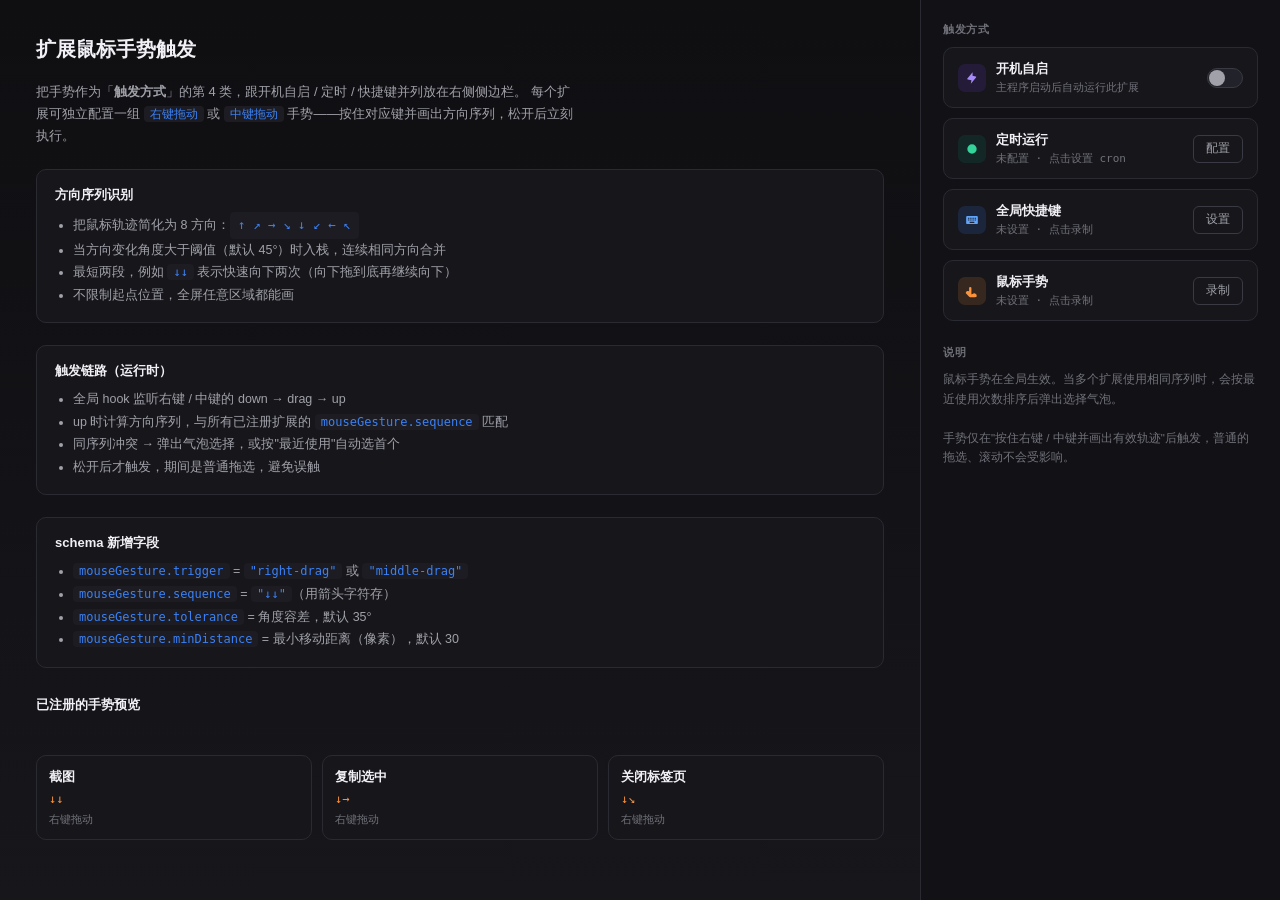
<file: 扩展鼠标手势触发设计.html>
<!DOCTYPE html>
<html lang="zh-CN">
<head>
<meta charset="UTF-8" />
<meta name="viewport" content="width=device-width, initial-scale=1.0" />
<title>扩展鼠标手势触发 · 燕子</title>
<style>
  :root {
    --bg: #0f0f12;
    --panel: #16161b;
    --surface: #1c1c22;
    --surface-2: #22222a;
    --border: #2a2a32;
    --border-strong: #3a3a45;
    --text: #f0f0f5;
    --text-2: #a1a1aa;
    --text-3: #71717a;
    --accent: #3b82f6;
    --accent-soft: rgba(59, 130, 246, 0.12);
    --accent-glow: rgba(59, 130, 246, 0.4);
    --green: #34d399;
    --purple: #a78bfa;
    --pink: #ec4899;
    --orange: #fb923c;
  }

  * { box-sizing: border-box; }
  html, body {
    margin: 0; padding: 0;
    height: 100vh;
    background: var(--bg);
    color: var(--text);
    font-family: 'Inter', 'PingFang SC', 'Microsoft YaHei', sans-serif;
    font-size: 13px;
    overflow: hidden;
  }

  /* ============ 主容器：右侧栏的局部演示 ============ */
  .scene {
    display: grid;
    grid-template-columns: 1fr 360px;
    height: 100vh;
  }
  .scene-left {
    background: linear-gradient(180deg, #0f0f12 0%, #16161b 100%);
    padding: 36px;
    display: flex; flex-direction: column; gap: 14px;
  }
  .scene-left h1 {
    font-size: 20px; font-weight: 700; margin: 0 0 4px 0;
  }
  .scene-left p {
    color: var(--text-2);
    font-size: 13px; line-height: 1.7;
    max-width: 540px;
    margin: 0;
  }
  .scene-left .doc-block {
    background: var(--panel);
    border: 1px solid var(--border);
    border-radius: 10px;
    padding: 16px 18px;
    margin-top: 8px;
  }
  .scene-left .doc-block h3 {
    margin: 0 0 8px 0;
    font-size: 13px;
    font-weight: 600;
    color: var(--text);
  }
  .scene-left .doc-block ul {
    margin: 0; padding: 0 0 0 18px;
    color: var(--text-2); font-size: 12.5px; line-height: 1.8;
  }
  .scene-left code {
    font-family: 'JetBrains Mono', Consolas, monospace;
    background: var(--surface);
    padding: 1px 6px;
    border-radius: 4px;
    color: var(--accent);
    font-size: 12px;
  }
  .scene-left .arrow-list {
    display: inline-flex; gap: 4px;
    background: var(--surface);
    padding: 2px 8px; border-radius: 4px;
    color: var(--accent);
    font-family: 'JetBrains Mono', monospace;
  }

  /* ============ 右侧栏 ============ */
  .scene-right {
    background: #111116;
    border-left: 1px solid var(--border);
    overflow-y: auto;
    padding: 22px;
  }
  .section-title {
    color: var(--text-3);
    font-size: 11px;
    font-weight: 600;
    text-transform: uppercase;
    letter-spacing: 0.05em;
    margin: 0 0 10px 0;
  }

  /* 参考已有的 触发方式 段卡 */
  .trigger-card {
    background: var(--panel);
    border: 1px solid var(--border);
    border-radius: 10px;
    padding: 12px 14px;
    margin-bottom: 10px;
    display: grid;
    grid-template-columns: auto 1fr auto;
    gap: 10px;
    align-items: center;
    transition: border-color .15s, background .15s;
  }
  .trigger-card .icon {
    width: 28px; height: 28px;
    border-radius: 7px;
    display: grid; place-items: center;
    flex-shrink: 0;
  }
  .trigger-card .info {
    min-width: 0;
  }
  .trigger-card .info .title {
    color: var(--text);
    font-size: 13px;
    font-weight: 600;
  }
  .trigger-card .info .sub {
    color: var(--text-3);
    font-size: 11px;
    margin-top: 2px;
    font-family: 'JetBrains Mono', monospace;
  }

  /* 4 个段卡颜色 */
  .icon.startup { background: rgba(124, 58, 237, .15); color: #a78bfa; }
  .icon.schedule { background: rgba(5, 150, 105, .15); color: #34d399; }
  .icon.shortcut { background: rgba(59, 130, 246, .15); color: #60a5fa; }
  .icon.gesture { background: rgba(251, 146, 60, .15); color: #fb923c; }

  /* 段卡里的 mini gesture preview */
  .gesture-preview {
    display: inline-flex;
    align-items: center;
    gap: 2px;
    background: var(--surface);
    border: 1px solid var(--border);
    padding: 3px 8px;
    border-radius: 5px;
    font-size: 11px;
    font-family: 'JetBrains Mono', monospace;
    color: var(--text);
  }
  .gesture-preview .arrow {
    color: var(--orange);
    font-size: 13px;
  }

  /* 通用按钮 */
  .btn {
    height: 28px;
    padding: 0 12px;
    background: transparent;
    border: 1px solid var(--border-strong);
    color: var(--text-2);
    border-radius: 6px;
    font-size: 12px;
    cursor: pointer;
    transition: all .12s;
    font-family: inherit;
  }
  .btn:hover { color: var(--text); background: var(--surface); }
  .btn.primary {
    background: var(--accent); color: #fff;
    border-color: var(--accent);
    font-weight: 600;
  }
  .btn.primary:hover { background: #2563eb; }
  .btn.danger {
    color: #f87171;
    border-color: rgba(248, 113, 113, 0.35);
  }
  .btn.danger:hover { background: rgba(248, 113, 113, 0.1); }

  /* 开关 */
  .switch {
    width: 36px; height: 20px;
    background: var(--surface-2);
    border: 1px solid var(--border-strong);
    border-radius: 999px;
    position: relative;
    cursor: pointer;
    transition: background .15s, border-color .15s;
  }
  .switch::after {
    content: "";
    position: absolute;
    top: 1px; left: 1px;
    width: 16px; height: 16px;
    background: var(--text-2);
    border-radius: 50%;
    transition: transform .15s, background .15s;
  }
  .switch.on {
    background: var(--accent);
    border-color: var(--accent);
  }
  .switch.on::after {
    transform: translateX(16px);
    background: #fff;
  }

  /* ============ 录制蒙版 ============ */
  .recorder-mask {
    position: fixed;
    inset: 0;
    background: rgba(9, 9, 11, 0.85);
    backdrop-filter: blur(8px);
    z-index: 100;
    display: none;
    align-items: stretch;
    cursor: crosshair;
  }
  .recorder-mask.show { display: flex; }

  /* 录制画布占满 */
  .recorder-canvas {
    position: absolute;
    inset: 0;
    width: 100%; height: 100%;
    cursor: crosshair;
  }

  /* 顶部提示 */
  .recorder-top {
    position: relative;
    width: 100%;
    z-index: 2;
    padding: 32px 40px 0;
    pointer-events: none;
  }
  .recorder-top h2 {
    margin: 0 0 6px 0;
    font-size: 22px;
    font-weight: 700;
    background: linear-gradient(135deg, #fff 0%, var(--accent) 100%);
    -webkit-background-clip: text;
    background-clip: text;
    color: transparent;
  }
  .recorder-top p {
    margin: 0;
    color: var(--text-2);
    font-size: 14px;
    line-height: 1.6;
  }
  .recorder-top kbd {
    display: inline-block;
    background: var(--surface);
    border: 1px solid var(--border-strong);
    border-bottom-width: 2px;
    border-radius: 4px;
    padding: 1px 7px;
    font-family: 'JetBrains Mono', monospace;
    font-size: 11px;
    color: var(--text);
    margin: 0 2px;
  }

  /* 中央录制状态指示 */
  .recorder-center {
    position: absolute;
    top: 50%; left: 50%;
    transform: translate(-50%, -50%);
    text-align: center;
    pointer-events: none;
    z-index: 2;
  }
  .recorder-center .ring {
    width: 100px; height: 100px;
    border: 2px dashed var(--accent);
    border-radius: 50%;
    margin: 0 auto 16px;
    display: grid; place-items: center;
    color: var(--accent);
    font-size: 30px;
    animation: spin 8s linear infinite;
  }
  @keyframes spin { to { transform: rotate(360deg); } }
  .recorder-center .hint {
    color: var(--text-2);
    font-size: 13px;
    line-height: 1.6;
  }
  .recorder-center.recording .ring {
    border-style: solid;
    border-color: var(--orange);
    background: rgba(251, 146, 60, 0.1);
    color: var(--orange);
    animation: pulse 1s ease-in-out infinite;
  }
  @keyframes pulse {
    0%, 100% { box-shadow: 0 0 0 0 rgba(251, 146, 60, 0.5); }
    50% { box-shadow: 0 0 0 16px rgba(251, 146, 60, 0); }
  }

  /* 底部结果面板 */
  .recorder-bottom {
    position: absolute;
    left: 50%; bottom: 32px;
    transform: translateX(-50%);
    z-index: 2;
    display: flex;
    flex-direction: column;
    align-items: center;
    gap: 14px;
    padding: 0 32px;
    width: min(640px, 90%);
    pointer-events: auto;
  }
  .result-card {
    background: var(--panel);
    border: 1px solid var(--border);
    border-radius: 14px;
    padding: 16px 20px;
    width: 100%;
    box-shadow: 0 8px 32px rgba(0,0,0,0.4);
    display: none;
  }
  .result-card.show { display: block; }
  .result-card .row {
    display: flex; align-items: center; justify-content: space-between;
    gap: 12px;
  }
  .result-card .row + .row { margin-top: 12px; }
  .result-card .row .label {
    color: var(--text-3); font-size: 11px;
    text-transform: uppercase;
    letter-spacing: 0.06em;
  }
  .result-card .arrows {
    display: flex; gap: 6px;
    align-items: center;
  }
  .result-card .arrow-chip {
    width: 36px; height: 36px;
    background: var(--surface);
    border: 1px solid var(--border-strong);
    border-radius: 8px;
    display: grid; place-items: center;
    color: var(--orange);
    font-size: 22px;
    font-weight: 700;
  }
  .result-card .arrow-chip.ghost {
    color: var(--text-3);
    border-style: dashed;
  }
  .result-card .matches {
    margin-top: 4px;
    color: var(--text-2);
    font-size: 12px;
  }
  .result-card .actions {
    display: flex; gap: 8px;
    justify-content: flex-end;
  }

  /* 选项行 */
  .opt-row {
    display: flex; align-items: center; gap: 14px;
    margin-top: 14px;
    color: var(--text-2);
    font-size: 12.5px;
  }
  .opt-row label {
    display: inline-flex; align-items: center;
    gap: 6px;
    cursor: pointer;
  }
  .opt-row input[type=radio] { accent-color: var(--accent); }

  /* ============ 演示用的扩展卡片样例 ============ */
  .demo-cards {
    display: grid; grid-template-columns: repeat(3, 1fr);
    gap: 10px; margin-top: 14px;
  }
  .demo-cards .ext {
    background: var(--panel);
    border: 1px solid var(--border);
    border-radius: 10px;
    padding: 12px;
    display: flex; flex-direction: column; gap: 6px;
  }
  .demo-cards .ext-title {
    font-size: 13px; font-weight: 600; color: var(--text);
  }
  .demo-cards .ext-gesture {
    font-family: 'JetBrains Mono', monospace;
    font-size: 12px;
    color: var(--orange);
  }
  .demo-cards .ext-sub {
    color: var(--text-3); font-size: 11px;
  }
</style>
</head>
<body>
  <div class="scene">
    <!-- ========== 左侧：设计说明 ========== -->
    <main class="scene-left">
      <h1>扩展鼠标手势触发</h1>
      <p>
        把手势作为「<b>触发方式</b>」的第 4 类，跟开机自启 / 定时 / 快捷键并列放在右侧侧边栏。
        每个扩展可独立配置一组 <code>右键拖动</code> 或 <code>中键拖动</code> 手势——按住对应键并画出方向序列，松开后立刻执行。
      </p>

      <div class="doc-block">
        <h3>方向序列识别</h3>
        <ul>
          <li>把鼠标轨迹简化为 8 方向：<span class="arrow-list">↑ ↗ → ↘ ↓ ↙ ← ↖</span></li>
          <li>当方向变化角度大于阈值（默认 45°）时入栈，连续相同方向合并</li>
          <li>最短两段，例如 <code>↓↓</code> 表示快速向下两次（向下拖到底再继续向下）</li>
          <li>不限制起点位置，全屏任意区域都能画</li>
        </ul>
      </div>

      <div class="doc-block">
        <h3>触发链路（运行时）</h3>
        <ul>
          <li>全局 hook 监听右键 / 中键的 down → drag → up</li>
          <li>up 时计算方向序列，与所有已注册扩展的 <code>mouseGesture.sequence</code> 匹配</li>
          <li>同序列冲突 → 弹出气泡选择，或按"最近使用"自动选首个</li>
          <li>松开后才触发，期间是普通拖选，避免误触</li>
        </ul>
      </div>

      <div class="doc-block">
        <h3>schema 新增字段</h3>
        <ul>
          <li><code>mouseGesture.trigger</code> = <code>"right-drag"</code> 或 <code>"middle-drag"</code></li>
          <li><code>mouseGesture.sequence</code> = <code>"↓↓"</code>（用箭头字符存）</li>
          <li><code>mouseGesture.tolerance</code> = 角度容差，默认 35°</li>
          <li><code>mouseGesture.minDistance</code> = 最小移动距离（像素），默认 30</li>
        </ul>
      </div>

      <h3 style="margin-top:14px;font-size:13px;color:var(--text);">已注册的手势预览</h3>
      <div class="demo-cards">
        <div class="ext">
          <div class="ext-title">截图</div>
          <div class="ext-gesture">↓↓</div>
          <div class="ext-sub">右键拖动</div>
        </div>
        <div class="ext">
          <div class="ext-title">复制选中</div>
          <div class="ext-gesture">↓→</div>
          <div class="ext-sub">右键拖动</div>
        </div>
        <div class="ext">
          <div class="ext-title">关闭标签页</div>
          <div class="ext-gesture">↓↘</div>
          <div class="ext-sub">右键拖动</div>
        </div>
      </div>
    </main>

    <!-- ========== 右侧：扩展编辑器侧边栏（局部） ========== -->
    <aside class="scene-right">
      <p class="section-title">触发方式</p>

      <!-- 开机自启 -->
      <div class="trigger-card">
        <div class="icon startup">
          <svg width="14" height="14" viewBox="0 0 24 24" fill="currentColor"><path d="M13,2 L4.09,12.97 A1,1 0 0 0 4.67,14.58 L11,16 L10,22 L18.91,11.03 A1,1 0 0 0 18.33,9.42 L13,8 Z" /></svg>
        </div>
        <div class="info">
          <div class="title">开机自启</div>
          <div class="sub">主程序启动后自动运行此扩展</div>
        </div>
        <div class="switch"></div>
      </div>

      <!-- 定时运行 -->
      <div class="trigger-card">
        <div class="icon schedule">
          <svg width="14" height="14" viewBox="0 0 24 24" fill="currentColor"><path d="M12,20A8,8 0 1,1 20,12A8,8 0 0,1 12,20M12,7V12.25L15.5,14.33L14.78,15.55L10.5,13V7H12Z" /></svg>
        </div>
        <div class="info">
          <div class="title">定时运行</div>
          <div class="sub">未配置 · 点击设置 cron</div>
        </div>
        <button class="btn">配置</button>
      </div>

      <!-- 全局快捷键 -->
      <div class="trigger-card">
        <div class="icon shortcut">
          <svg width="14" height="14" viewBox="0 0 24 24" fill="currentColor"><path d="M19,10H17V8H19M19,13H17V11H19M16,10H14V8H16M16,13H14V11H16M16,17H8V15H16M7,10H5V8H7M7,13H5V11H7M8,11H10V13H8M8,8H10V10H8M11,11H13V13H11M11,8H13V10H11M20,5H4C2.89,5 2,5.89 2,7V17A2,2 0 0,0 4,19H20A2,2 0 0,0 22,17V7C22,5.89 21.1,5 20,5Z" /></svg>
        </div>
        <div class="info">
          <div class="title">全局快捷键</div>
          <div class="sub">未设置 · 点击录制</div>
        </div>
        <button class="btn">设置</button>
      </div>

      <!-- ★ 鼠标手势（新增） -->
      <div class="trigger-card" id="gestureCard">
        <div class="icon gesture">
          <svg width="14" height="14" viewBox="0 0 24 24" fill="currentColor"><path d="M9,5A2,2 0 0,1 11,7V18.18C11,18.18 14,16 16,16C17.5,16 20,17.69 20,19.69V20.69C20,22.31 18.97,22.69 17.31,22.69H10.31C9.31,22.69 7.95,22.5 7.18,21.74L1.41,16C1.41,16 0.91,14.5 2.41,13C3.91,11.5 5.41,12 5.41,12L7,12.45V7A2,2 0 0,1 9,5Z" /></svg>
        </div>
        <div class="info">
          <div class="title">鼠标手势</div>
          <div class="sub" id="gestureSub">未设置 · 点击录制</div>
        </div>
        <button class="btn" id="recordBtn">录制</button>
      </div>

      <p class="section-title" style="margin-top:24px;">说明</p>
      <p style="color:var(--text-3); font-size:11.5px; line-height:1.7; margin:0;">
        鼠标手势在全局生效。当多个扩展使用相同序列时，会按最近使用次数排序后弹出选择气泡。
        <br><br>
        手势仅在"按住右键 / 中键并画出有效轨迹"后触发，普通的拖选、滚动不会受影响。
      </p>
    </aside>
  </div>

  <!-- ========== 录制蒙版（点击上方"录制"按钮触发） ========== -->
  <div class="recorder-mask" id="recorderMask">
    <canvas class="recorder-canvas" id="recorderCanvas"></canvas>

    <div class="recorder-top">
      <h2>录制鼠标手势</h2>
      <p>
        按住 <kbd>鼠标右键</kbd> 在屏幕任意位置拖动，画出你想要的方向序列。松开后会自动识别。
        按 <kbd>Esc</kbd> 取消。
      </p>
      <div class="opt-row">
        <span style="color:var(--text-3);">触发键：</span>
        <label><input type="radio" name="trigger" value="right-drag" checked /> 右键拖动</label>
        <label><input type="radio" name="trigger" value="middle-drag" /> 中键拖动</label>
      </div>
    </div>

    <div class="recorder-center" id="recorderCenter">
      <div class="ring">✦</div>
      <div class="hint">
        准备就绪 · 按住右键开始
      </div>
    </div>

    <div class="recorder-bottom">
      <div class="result-card" id="resultCard">
        <div class="row">
          <span class="label">识别结果</span>
          <div class="arrows" id="arrowList"></div>
        </div>
        <div class="row">
          <span class="label">原始轨迹</span>
          <span style="color:var(--text-2);font-size:12px;font-family:'JetBrains Mono',monospace;" id="rawSeq">—</span>
        </div>
        <div class="matches" id="matches"></div>
        <div class="actions" style="margin-top:14px;">
          <button class="btn" id="redoBtn">重录</button>
          <button class="btn danger" id="cancelBtn">取消</button>
          <button class="btn primary" id="saveBtn">保存手势</button>
        </div>
      </div>
    </div>
  </div>

<script>
  /* ============ 录制蒙版核心交互 ============ */
  const mask = document.getElementById('recorderMask');
  const center = document.getElementById('recorderCenter');
  const resultCard = document.getElementById('resultCard');
  const arrowList = document.getElementById('arrowList');
  const rawSeq = document.getElementById('rawSeq');
  const matches = document.getElementById('matches');
  const canvas = document.getElementById('recorderCanvas');
  const ctx = canvas.getContext('2d');
  let path = [];
  let drawing = false;
  let lastSequence = '';

  function showRecorder() {
    mask.classList.add('show');
    fitCanvas();
    resetState();
  }
  function hideRecorder() {
    mask.classList.remove('show');
  }
  function fitCanvas() {
    canvas.width = window.innerWidth;
    canvas.height = window.innerHeight;
  }
  window.addEventListener('resize', fitCanvas);

  function resetState() {
    path = [];
    drawing = false;
    ctx.clearRect(0,0,canvas.width,canvas.height);
    center.classList.remove('recording');
    center.querySelector('.hint').textContent = '准备就绪 · 按住右键开始';
    resultCard.classList.remove('show');
  }

  /* 模拟：用户在 mask 上按住任意键拖动（演示用，实际是右键） */
  mask.addEventListener('contextmenu', e => e.preventDefault());
  mask.addEventListener('mousedown', e => {
    if (e.button !== 2 && e.button !== 0) return; // 演示既支持右键也支持左键拖
    drawing = true;
    path = [{ x: e.clientX, y: e.clientY }];
    ctx.clearRect(0,0,canvas.width,canvas.height);
    center.classList.add('recording');
    center.querySelector('.hint').textContent = '正在录制… 松开右键完成';
    resultCard.classList.remove('show');
  });
  mask.addEventListener('mousemove', e => {
    if (!drawing) return;
    path.push({ x: e.clientX, y: e.clientY });
    redraw();
  });
  mask.addEventListener('mouseup', e => {
    if (!drawing) return;
    drawing = false;
    center.classList.remove('recording');
    finalize();
  });
  document.addEventListener('keydown', e => {
    if (e.key === 'Escape' && mask.classList.contains('show')) hideRecorder();
  });

  function redraw() {
    ctx.clearRect(0,0,canvas.width,canvas.height);
    if (path.length < 2) return;
    // 渐变笔触
    for (let i = 1; i < path.length; i++) {
      const t = i / path.length;
      ctx.strokeStyle = `rgba(251, 146, 60, ${0.25 + 0.75 * t})`;
      ctx.lineWidth = 4 + 2 * t;
      ctx.lineCap = 'round';
      ctx.lineJoin = 'round';
      ctx.beginPath();
      ctx.moveTo(path[i-1].x, path[i-1].y);
      ctx.lineTo(path[i].x, path[i].y);
      ctx.stroke();
    }
    // 起点和终点小圆点
    if (path.length > 0) {
      ctx.fillStyle = '#fb923c';
      ctx.beginPath(); ctx.arc(path[0].x, path[0].y, 5, 0, Math.PI*2); ctx.fill();
      const last = path[path.length-1];
      ctx.fillStyle = '#3b82f6';
      ctx.beginPath(); ctx.arc(last.x, last.y, 6, 0, Math.PI*2); ctx.fill();
    }
  }

  /* 把轨迹简化成 8 方向序列 */
  function simplifyPath(pts) {
    if (pts.length < 2) return [];
    const arrows = ['→','↘','↓','↙','←','↖','↑','↗'];
    const minStep = 30;     // 最小段长
    const result = [];
    let lastDir = -1;
    let anchorX = pts[0].x, anchorY = pts[0].y;
    for (let i = 1; i < pts.length; i++) {
      const dx = pts[i].x - anchorX;
      const dy = pts[i].y - anchorY;
      const dist = Math.hypot(dx, dy);
      if (dist < minStep) continue;
      // 角度 → 方向 idx
      const angle = Math.atan2(dy, dx); // -π..π
      // 转成 0..2π，然后 /(π/4) 取整
      let normalized = (angle + Math.PI * 2) % (Math.PI * 2);
      let idx = Math.round(normalized / (Math.PI / 4)) % 8;
      if (idx !== lastDir) {
        result.push(arrows[idx]);
        lastDir = idx;
      }
      anchorX = pts[i].x;
      anchorY = pts[i].y;
    }
    return result;
  }

  function finalize() {
    const seq = simplifyPath(path);
    rawSeq.textContent = seq.length ? seq.join('') : '太短了，再画一次试试';
    arrowList.innerHTML = '';
    if (seq.length === 0) {
      const ghost = document.createElement('div');
      ghost.className = 'arrow-chip ghost';
      ghost.textContent = '?';
      arrowList.appendChild(ghost);
    } else {
      // 简化：连续相同方向再合并一次（防止抖动产生 ↓↓↓）
      const merged = [];
      for (const a of seq) {
        if (merged.length === 0 || merged[merged.length-1] !== a) merged.push(a);
      }
      lastSequence = merged.join('');
      for (const a of merged) {
        const chip = document.createElement('div');
        chip.className = 'arrow-chip';
        chip.textContent = a;
        arrowList.appendChild(chip);
      }
      checkConflicts(lastSequence);
    }
    resultCard.classList.add('show');
  }

  /* 检查与已存在手势是否冲突（演示用，写死几个） */
  const REGISTERED = [
    { name: '截图', seq: '↓↓' },
    { name: '复制选中', seq: '↓→' },
    { name: '关闭标签页', seq: '↓↘' }
  ];
  function checkConflicts(seq) {
    const hits = REGISTERED.filter(r => r.seq === seq);
    if (hits.length === 0) {
      matches.innerHTML = `<span style="color:var(--green);">✓ 没有冲突，这是一个新手势</span>`;
    } else {
      matches.innerHTML = `<span style="color:#fb923c;">⚠ 与已有扩展冲突：${hits.map(h=>h.name).join(', ')}。保存后会以扩展选择气泡解决。</span>`;
    }
  }

  /* 按钮 */
  document.getElementById('recordBtn').addEventListener('click', showRecorder);
  document.getElementById('cancelBtn').addEventListener('click', hideRecorder);
  document.getElementById('redoBtn').addEventListener('click', () => {
    resetState();
  });
  document.getElementById('saveBtn').addEventListener('click', () => {
    if (!lastSequence) { hideRecorder(); return; }
    document.getElementById('gestureSub').innerHTML =
      `<span style="color:var(--orange);font-family:'JetBrains Mono',monospace;">${lastSequence}</span>
       <span style="color:var(--text-3);"> · 右键拖动</span>`;
    document.querySelector('#gestureCard .btn').textContent = '修改';
    hideRecorder();
  });
</script>
</body>
</html>
</file>
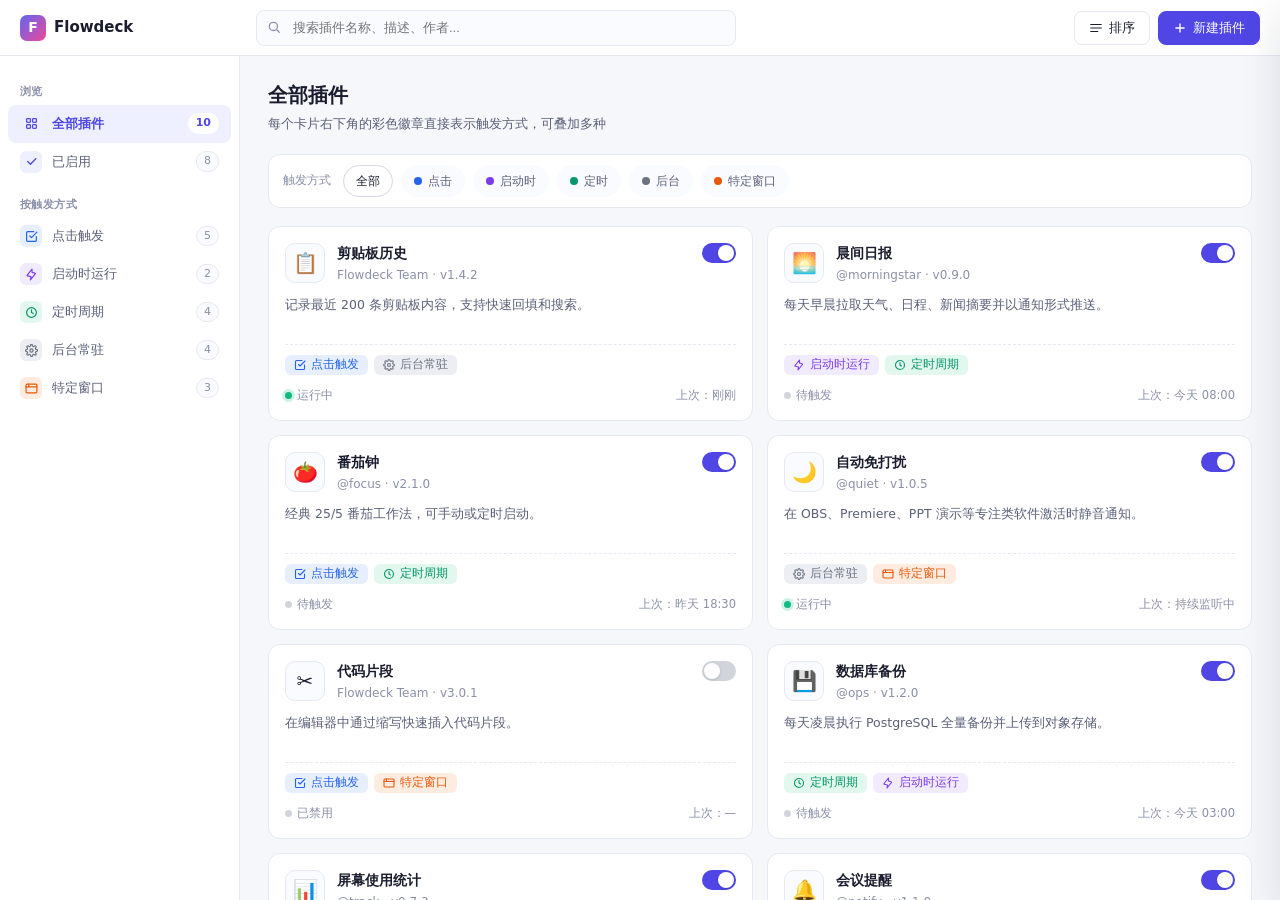
<file: 插件管理参考界面.html>
<!DOCTYPE html>
<html lang="zh-CN">
<head>
<meta charset="UTF-8" />
<meta name="viewport" content="width=device-width, initial-scale=1.0" />
<title>Flowdeck · 插件中心</title>
<style>
  /* ============ 触发方式视觉系统（全局统一） ============ */
  :root {
    --bg: #f6f7fb;
    --surface: #ffffff;
    --surface-2: #fafbff;
    --border: #e7e9f2;
    --border-strong: #d6d9e6;
    --text: #1a1d2e;
    --text-2: #5b6079;
    --text-3: #8a90a8;
    --primary: #4f46e5;
    --primary-soft: #eef0ff;

    /* 五种触发方式专属色 */
    --t-click:   #2563eb;   --t-click-bg:   #e7efff;
    --t-startup: #7c3aed;   --t-startup-bg: #f1ebff;
    --t-cron:    #059669;   --t-cron-bg:    #e2f7ee;
    --t-bg:      #6b7280;   --t-bg-bg:      #eceef3;
    --t-ctx:     #ea580c;   --t-ctx-bg:     #fdecdf;

    --shadow-sm: 0 1px 2px rgba(20,22,40,.04), 0 1px 3px rgba(20,22,40,.04);
    --shadow-md: 0 4px 12px rgba(20,22,40,.06), 0 2px 6px rgba(20,22,40,.04);
    --shadow-lg: 0 16px 40px rgba(20,22,40,.12);
    --radius: 12px;
  }

  * { box-sizing: border-box; }
  html, body { margin: 0; padding: 0; height: 100%; }
  body {
    font-family: -apple-system, "SF Pro Text", "PingFang SC", "Microsoft YaHei", system-ui, sans-serif;
    background: var(--bg);
    color: var(--text);
    font-size: 14px;
    line-height: 1.5;
    -webkit-font-smoothing: antialiased;
  }
  button { font-family: inherit; cursor: pointer; }
  ::-webkit-scrollbar { width: 8px; height: 8px; }
  ::-webkit-scrollbar-thumb { background: #d6d9e6; border-radius: 8px; }
  ::-webkit-scrollbar-thumb:hover { background: #b9bdcf; }

  /* ============ 整体布局 ============ */
  .app {
    display: grid;
    grid-template-columns: 240px 1fr;
    grid-template-rows: 56px 1fr;
    height: 100vh;
  }
  .topbar {
    grid-column: 1 / -1;
    display: flex;
    align-items: center;
    gap: 16px;
    padding: 0 20px;
    background: var(--surface);
    border-bottom: 1px solid var(--border);
    z-index: 5;
  }
  .logo {
    display: flex; align-items: center; gap: 8px;
    font-weight: 700; font-size: 15px;
    width: 220px;
  }
  .logo-mark {
    width: 26px; height: 26px; border-radius: 7px;
    background: linear-gradient(135deg, #6366f1, #ec4899);
    display: grid; place-items: center;
    color: white; font-weight: 700; font-size: 14px;
  }
  .search {
    flex: 1;
    max-width: 480px;
    position: relative;
  }
  .search input {
    width: 100%;
    height: 36px;
    padding: 0 12px 0 36px;
    border: 1px solid var(--border);
    border-radius: 8px;
    background: var(--surface-2);
    font-size: 13px;
    outline: none;
    transition: border-color .15s, background .15s;
  }
  .search input:focus { border-color: var(--primary); background: white; }
  .search svg {
    position: absolute; left: 11px; top: 10px;
    color: var(--text-3);
  }
  .top-actions { display: flex; gap: 8px; margin-left: auto; }
  .btn {
    height: 34px; padding: 0 14px;
    border: 1px solid var(--border);
    background: var(--surface);
    border-radius: 8px;
    font-size: 13px; color: var(--text);
    display: inline-flex; align-items: center; gap: 6px;
    transition: all .12s;
  }
  .btn:hover { border-color: var(--border-strong); }
  .btn-primary {
    background: var(--primary); color: white; border-color: var(--primary);
  }
  .btn-primary:hover { background: #4338ca; border-color: #4338ca; }

  /* ============ 左侧栏：按触发方式分组 ============ */
  .sidebar {
    background: var(--surface);
    border-right: 1px solid var(--border);
    overflow-y: auto;
    padding: 12px 8px;
  }
  .nav-section {
    padding: 8px 12px 4px;
    font-size: 11px;
    font-weight: 600;
    color: var(--text-3);
    text-transform: uppercase;
    letter-spacing: .04em;
    margin-top: 8px;
  }
  .nav-item {
    display: flex; align-items: center; gap: 10px;
    padding: 8px 12px;
    border-radius: 8px;
    cursor: pointer;
    color: var(--text-2);
    user-select: none;
    transition: background .12s, color .12s;
  }
  .nav-item:hover { background: var(--surface-2); color: var(--text); }
  .nav-item.active { background: var(--primary-soft); color: var(--primary); font-weight: 600; }
  .nav-icon {
    width: 22px; height: 22px;
    border-radius: 6px;
    display: grid; place-items: center;
    flex-shrink: 0;
  }
  .nav-label { flex: 1; font-size: 13px; }
  .nav-count {
    font-size: 11px;
    background: var(--surface-2);
    color: var(--text-3);
    padding: 1px 7px;
    border-radius: 10px;
    border: 1px solid var(--border);
  }
  .nav-item.active .nav-count {
    background: white; color: var(--primary); border-color: transparent;
  }

  /* 五色色块（侧栏图标底色） */
  .nav-icon.click   { background: var(--t-click-bg);   color: var(--t-click); }
  .nav-icon.startup { background: var(--t-startup-bg); color: var(--t-startup); }
  .nav-icon.cron    { background: var(--t-cron-bg);    color: var(--t-cron); }
  .nav-icon.bg      { background: var(--t-bg-bg);      color: var(--t-bg); }
  .nav-icon.ctx     { background: var(--t-ctx-bg);     color: var(--t-ctx); }
  .nav-icon.all     { background: var(--primary-soft); color: var(--primary); }

  /* ============ 主内容区 ============ */
  .main { overflow-y: auto; padding: 24px 28px; }
  .page-head {
    display: flex; align-items: flex-end; justify-content: space-between;
    margin-bottom: 20px;
  }
  .page-title { font-size: 20px; font-weight: 700; margin: 0 0 4px; }
  .page-sub { color: var(--text-2); font-size: 13px; }

  .filter-bar {
    display: flex; gap: 8px; flex-wrap: wrap;
    margin-bottom: 18px;
    padding: 10px;
    background: var(--surface);
    border: 1px solid var(--border);
    border-radius: var(--radius);
  }
  .filter-chip {
    display: inline-flex; align-items: center; gap: 6px;
    padding: 6px 12px;
    border-radius: 16px;
    font-size: 12px; font-weight: 500;
    background: var(--surface-2);
    color: var(--text-2);
    border: 1px solid transparent;
    cursor: pointer;
    transition: all .12s;
  }
  .filter-chip:hover { background: white; border-color: var(--border); }
  .filter-chip.on { color: var(--text); background: white; border-color: var(--border-strong); }
  .filter-chip .dot {
    width: 8px; height: 8px; border-radius: 50%;
  }

  /* ============ 卡片网格 ============ */
  .grid {
    display: grid;
    grid-template-columns: repeat(auto-fill, minmax(320px, 1fr));
    gap: 14px;
  }
  .card {
    background: var(--surface);
    border: 1px solid var(--border);
    border-radius: var(--radius);
    padding: 16px;
    cursor: pointer;
    transition: all .15s;
    display: flex; flex-direction: column;
    gap: 12px;
    position: relative;
  }
  .card:hover {
    border-color: var(--border-strong);
    box-shadow: var(--shadow-md);
    transform: translateY(-1px);
  }
  .card.selected {
    border-color: var(--primary);
    box-shadow: 0 0 0 3px var(--primary-soft);
  }
  .card-head { display: flex; gap: 12px; align-items: flex-start; }
  .plugin-icon {
    width: 40px; height: 40px;
    border-radius: 10px;
    display: grid; place-items: center;
    font-size: 20px;
    flex-shrink: 0;
    background: var(--surface-2);
    border: 1px solid var(--border);
  }
  .card-title-wrap { flex: 1; min-width: 0; }
  .card-title {
    font-size: 14px; font-weight: 600;
    margin: 0 0 2px;
    white-space: nowrap; overflow: hidden; text-overflow: ellipsis;
  }
  .card-author {
    font-size: 12px; color: var(--text-3);
  }
  /* 启用开关 */
  .switch {
    position: relative;
    width: 34px; height: 20px;
    background: #d1d5db;
    border-radius: 12px;
    cursor: pointer;
    transition: background .15s;
    flex-shrink: 0;
  }
  .switch::after {
    content: "";
    position: absolute;
    top: 2px; left: 2px;
    width: 16px; height: 16px;
    background: white;
    border-radius: 50%;
    transition: transform .18s;
    box-shadow: 0 1px 3px rgba(0,0,0,.15);
  }
  .switch.on { background: var(--primary); }
  .switch.on::after { transform: translateX(14px); }

  .card-desc {
    font-size: 12.5px;
    color: var(--text-2);
    margin: 0;
    display: -webkit-box;
    -webkit-line-clamp: 2;
    -webkit-box-orient: vertical;
    overflow: hidden;
    min-height: 36px;
  }

  /* 触发方式徽章组 —— 卡片核心信息 */
  .triggers {
    display: flex; flex-wrap: wrap; gap: 6px;
    padding-top: 10px;
    border-top: 1px dashed var(--border);
  }
  .trigger-badge {
    display: inline-flex; align-items: center; gap: 5px;
    padding: 4px 9px;
    border-radius: 6px;
    font-size: 11.5px;
    font-weight: 500;
    line-height: 1;
  }
  .trigger-badge svg { width: 12px; height: 12px; }
  .trigger-badge.click   { background: var(--t-click-bg);   color: var(--t-click); }
  .trigger-badge.startup { background: var(--t-startup-bg); color: var(--t-startup); }
  .trigger-badge.cron    { background: var(--t-cron-bg);    color: var(--t-cron); }
  .trigger-badge.bg      { background: var(--t-bg-bg);      color: var(--t-bg); }
  .trigger-badge.ctx     { background: var(--t-ctx-bg);     color: var(--t-ctx); }

  /* 卡片底部状态条 */
  .card-foot {
    display: flex; justify-content: space-between; align-items: center;
    font-size: 11.5px; color: var(--text-3);
  }
  .status-dot {
    display: inline-flex; align-items: center; gap: 5px;
  }
  .status-dot::before {
    content: "";
    width: 7px; height: 7px;
    border-radius: 50%;
    background: #d1d5db;
  }
  .status-dot.running::before {
    background: #10b981;
    box-shadow: 0 0 0 3px rgba(16,185,129,.2);
    animation: pulse 1.6s ease-in-out infinite;
  }
  .status-dot.idle::before { background: #d1d5db; }
  .status-dot.error::before { background: #ef4444; }
  @keyframes pulse {
    0%, 100% { opacity: 1; }
    50%      { opacity: .35; }
  }

  /* ============ 右侧详情抽屉 ============ */
  .drawer-mask {
    position: fixed; inset: 0;
    background: rgba(20, 22, 40, .35);
    backdrop-filter: blur(2px);
    opacity: 0; pointer-events: none;
    transition: opacity .2s;
    z-index: 10;
  }
  .drawer-mask.show { opacity: 1; pointer-events: auto; }
  .drawer {
    position: fixed; top: 0; right: 0; bottom: 0;
    width: 460px; max-width: 92vw;
    background: var(--surface);
    box-shadow: var(--shadow-lg);
    transform: translateX(100%);
    transition: transform .25s cubic-bezier(.2,.8,.2,1);
    z-index: 11;
    display: flex; flex-direction: column;
  }
  .drawer.show { transform: translateX(0); }
  .drawer-head {
    display: flex; gap: 12px; align-items: flex-start;
    padding: 20px;
    border-bottom: 1px solid var(--border);
  }
  .drawer-head .plugin-icon { width: 48px; height: 48px; font-size: 24px; }
  .drawer-title { font-size: 16px; font-weight: 700; margin: 0; }
  .drawer-meta { font-size: 12px; color: var(--text-3); margin-top: 2px; }
  .drawer-close {
    border: none; background: transparent; color: var(--text-3);
    width: 28px; height: 28px; border-radius: 6px;
    display: grid; place-items: center;
  }
  .drawer-close:hover { background: var(--surface-2); color: var(--text); }

  .drawer-body { flex: 1; overflow-y: auto; padding: 20px; }
  .section-label {
    font-size: 11px; font-weight: 600; text-transform: uppercase;
    letter-spacing: .05em;
    color: var(--text-3);
    margin: 0 0 8px;
  }

  /* 触发方式段卡 —— 每种方式独立配置 */
  .trigger-card {
    border: 1px solid var(--border);
    border-radius: 10px;
    margin-bottom: 10px;
    overflow: hidden;
    transition: border-color .15s;
  }
  .trigger-card.active { border-color: var(--border-strong); }
  .trigger-card-head {
    display: flex; align-items: center; gap: 10px;
    padding: 12px;
    cursor: pointer;
    user-select: none;
  }
  .trigger-card-head .nav-icon {
    width: 28px; height: 28px;
  }
  .trigger-card-name { flex: 1; font-weight: 600; font-size: 13px; }
  .trigger-card-hint { font-size: 11.5px; color: var(--text-3); margin-top: 1px; font-weight: 400;}
  .trigger-card-body {
    padding: 0 12px 12px 50px;
    display: none;
    border-top: 1px dashed var(--border);
    padding-top: 12px;
    margin-top: -1px;
  }
  .trigger-card.active .trigger-card-body { display: block; }

  .field { margin-bottom: 12px; }
  .field:last-child { margin-bottom: 0; }
  .field label {
    display: block;
    font-size: 12px; font-weight: 500;
    color: var(--text-2);
    margin-bottom: 5px;
  }
  .field input, .field select, .field textarea {
    width: 100%;
    padding: 7px 10px;
    border: 1px solid var(--border);
    border-radius: 7px;
    font-size: 12.5px;
    background: white;
    outline: none;
    font-family: inherit;
  }
  .field input:focus, .field select:focus { border-color: var(--primary); }
  .field-hint { font-size: 11px; color: var(--text-3); margin-top: 4px; }

  .seg-row { display: flex; gap: 6px; flex-wrap: wrap; }
  .seg-btn {
    flex: 1; min-width: 60px;
    padding: 6px 10px;
    border: 1px solid var(--border);
    border-radius: 6px;
    background: white;
    font-size: 12px;
    color: var(--text-2);
  }
  .seg-btn.on { border-color: var(--primary); background: var(--primary-soft); color: var(--primary); font-weight: 600; }

  .drawer-foot {
    padding: 14px 20px;
    border-top: 1px solid var(--border);
    display: flex; justify-content: space-between; gap: 10px;
    background: var(--surface-2);
  }

  /* ============ 空状态 ============ */
  .empty {
    text-align: center;
    padding: 60px 20px;
    color: var(--text-3);
  }
  .empty-emoji { font-size: 40px; margin-bottom: 8px; }

  /* 响应式 */
  @media (max-width: 860px) {
    .app { grid-template-columns: 1fr; grid-template-rows: 56px auto 1fr; }
    .sidebar { display: none; }
  }
</style>
</head>
<body>
<div class="app">
  <!-- 顶栏 -->
  <header class="topbar">
    <div class="logo">
      <div class="logo-mark">F</div>
      <span>Flowdeck</span>
    </div>
    <div class="search">
      <svg width="14" height="14" viewBox="0 0 24 24" fill="none" stroke="currentColor" stroke-width="2.2" stroke-linecap="round" stroke-linejoin="round"><circle cx="11" cy="11" r="7"/><path d="m21 21-4.3-4.3"/></svg>
      <input id="searchInput" placeholder="搜索插件名称、描述、作者..." />
    </div>
    <div class="top-actions">
      <button class="btn">
        <svg width="14" height="14" viewBox="0 0 24 24" fill="none" stroke="currentColor" stroke-width="2" stroke-linecap="round" stroke-linejoin="round"><path d="M3 12h18M3 6h18M3 18h12"/></svg>
        排序
      </button>
      <button class="btn btn-primary">
        <svg width="14" height="14" viewBox="0 0 24 24" fill="none" stroke="currentColor" stroke-width="2.4" stroke-linecap="round" stroke-linejoin="round"><path d="M12 5v14M5 12h14"/></svg>
        新建插件
      </button>
    </div>
  </header>

  <!-- 侧栏：触发方式分组导航 -->
  <aside class="sidebar">
    <div class="nav-section">浏览</div>
    <div class="nav-item active" data-filter="all">
      <div class="nav-icon all">
        <svg width="13" height="13" viewBox="0 0 24 24" fill="none" stroke="currentColor" stroke-width="2.4" stroke-linecap="round" stroke-linejoin="round"><rect x="3" y="3" width="7" height="7" rx="1.5"/><rect x="14" y="3" width="7" height="7" rx="1.5"/><rect x="3" y="14" width="7" height="7" rx="1.5"/><rect x="14" y="14" width="7" height="7" rx="1.5"/></svg>
      </div>
      <div class="nav-label">全部插件</div>
      <div class="nav-count" id="count-all">0</div>
    </div>
    <div class="nav-item" data-filter="enabled">
      <div class="nav-icon all">
        <svg width="13" height="13" viewBox="0 0 24 24" fill="none" stroke="currentColor" stroke-width="2.4" stroke-linecap="round" stroke-linejoin="round"><path d="m5 12 5 5L20 7"/></svg>
      </div>
      <div class="nav-label">已启用</div>
      <div class="nav-count" id="count-enabled">0</div>
    </div>

    <div class="nav-section">按触发方式</div>
    <div class="nav-item" data-filter="click">
      <div class="nav-icon click" title="点击触发">
        <svg width="13" height="13" viewBox="0 0 24 24" fill="none" stroke="currentColor" stroke-width="2.2" stroke-linecap="round" stroke-linejoin="round"><path d="m9 11 3 3L22 4"/><path d="M21 12v7a2 2 0 0 1-2 2H5a2 2 0 0 1-2-2V5a2 2 0 0 1 2-2h11"/></svg>
      </div>
      <div class="nav-label">点击触发</div>
      <div class="nav-count" id="count-click">0</div>
    </div>
    <div class="nav-item" data-filter="startup">
      <div class="nav-icon startup" title="启动时运行">
        <svg width="13" height="13" viewBox="0 0 24 24" fill="none" stroke="currentColor" stroke-width="2.2" stroke-linecap="round" stroke-linejoin="round"><path d="M13 2 4.09 12.97a1 1 0 0 0 .58 1.61L11 16l-1 6 8.91-10.97a1 1 0 0 0-.58-1.61L13 8z"/></svg>
      </div>
      <div class="nav-label">启动时运行</div>
      <div class="nav-count" id="count-startup">0</div>
    </div>
    <div class="nav-item" data-filter="cron">
      <div class="nav-icon cron" title="定时周期">
        <svg width="13" height="13" viewBox="0 0 24 24" fill="none" stroke="currentColor" stroke-width="2.2" stroke-linecap="round" stroke-linejoin="round"><circle cx="12" cy="12" r="9"/><path d="M12 7v5l3 2"/></svg>
      </div>
      <div class="nav-label">定时周期</div>
      <div class="nav-count" id="count-cron">0</div>
    </div>
    <div class="nav-item" data-filter="bg">
      <div class="nav-icon bg" title="后台运行">
        <svg width="13" height="13" viewBox="0 0 24 24" fill="none" stroke="currentColor" stroke-width="2.2" stroke-linecap="round" stroke-linejoin="round"><circle cx="12" cy="12" r="3"/><path d="M19.4 15a1.7 1.7 0 0 0 .3 1.8l.1.1a2 2 0 1 1-2.8 2.8l-.1-.1a1.7 1.7 0 0 0-1.8-.3 1.7 1.7 0 0 0-1 1.5V21a2 2 0 1 1-4 0v-.1a1.7 1.7 0 0 0-1.1-1.5 1.7 1.7 0 0 0-1.8.3l-.1.1a2 2 0 1 1-2.8-2.8l.1-.1a1.7 1.7 0 0 0 .3-1.8 1.7 1.7 0 0 0-1.5-1H3a2 2 0 1 1 0-4h.1a1.7 1.7 0 0 0 1.5-1.1 1.7 1.7 0 0 0-.3-1.8l-.1-.1a2 2 0 1 1 2.8-2.8l.1.1a1.7 1.7 0 0 0 1.8.3H9a1.7 1.7 0 0 0 1-1.5V3a2 2 0 1 1 4 0v.1a1.7 1.7 0 0 0 1 1.5 1.7 1.7 0 0 0 1.8-.3l.1-.1a2 2 0 1 1 2.8 2.8l-.1.1a1.7 1.7 0 0 0-.3 1.8V9a1.7 1.7 0 0 0 1.5 1H21a2 2 0 1 1 0 4h-.1a1.7 1.7 0 0 0-1.5 1z"/></svg>
      </div>
      <div class="nav-label">后台常驻</div>
      <div class="nav-count" id="count-bg">0</div>
    </div>
    <div class="nav-item" data-filter="ctx">
      <div class="nav-icon ctx" title="特定窗口">
        <svg width="13" height="13" viewBox="0 0 24 24" fill="none" stroke="currentColor" stroke-width="2.2" stroke-linecap="round" stroke-linejoin="round"><rect x="2" y="4" width="20" height="16" rx="2"/><path d="M2 9h20"/><path d="M7 4v5"/></svg>
      </div>
      <div class="nav-label">特定窗口</div>
      <div class="nav-count" id="count-ctx">0</div>
    </div>
  </aside>

  <!-- 主区 -->
  <main class="main">
    <div class="page-head">
      <div>
        <h1 class="page-title" id="pageTitle">全部插件</h1>
        <div class="page-sub" id="pageSub">每个卡片右下角的彩色徽章直接表示触发方式，可叠加多种</div>
      </div>
    </div>

    <!-- 触发方式快捷过滤芯片 -->
    <div class="filter-bar">
      <span style="font-size: 12px; color: var(--text-3); padding: 6px 4px;">触发方式</span>
      <span class="filter-chip on" data-chip="all">全部</span>
      <span class="filter-chip" data-chip="click"><span class="dot" style="background:var(--t-click)"></span>点击</span>
      <span class="filter-chip" data-chip="startup"><span class="dot" style="background:var(--t-startup)"></span>启动时</span>
      <span class="filter-chip" data-chip="cron"><span class="dot" style="background:var(--t-cron)"></span>定时</span>
      <span class="filter-chip" data-chip="bg"><span class="dot" style="background:var(--t-bg)"></span>后台</span>
      <span class="filter-chip" data-chip="ctx"><span class="dot" style="background:var(--t-ctx)"></span>特定窗口</span>
    </div>

    <div class="grid" id="grid"></div>
  </main>
</div>

<!-- 详情抽屉 -->
<div class="drawer-mask" id="mask"></div>
<aside class="drawer" id="drawer">
  <div class="drawer-head">
    <div class="plugin-icon" id="dIcon">⚡</div>
    <div style="flex:1; min-width:0;">
      <h2 class="drawer-title" id="dTitle">插件名</h2>
      <div class="drawer-meta" id="dMeta">作者 · 版本</div>
    </div>
    <button class="drawer-close" id="closeDrawer" aria-label="关闭">
      <svg width="16" height="16" viewBox="0 0 24 24" fill="none" stroke="currentColor" stroke-width="2.2" stroke-linecap="round" stroke-linejoin="round"><path d="M18 6 6 18M6 6l12 12"/></svg>
    </button>
  </div>

  <div class="drawer-body">
    <p class="section-label">说明</p>
    <p id="dDesc" style="margin: 0 0 18px; color: var(--text-2); font-size: 13px;"></p>

    <p class="section-label">触发方式（可叠加多种）</p>
    <div id="triggerEditor"></div>
  </div>

  <div class="drawer-foot">
    <button class="btn">查看日志</button>
    <div style="display:flex; gap:8px;">
      <button class="btn">手动触发一次</button>
      <button class="btn btn-primary">保存</button>
    </div>
  </div>
</aside>

<script>
/* ============ 数据 ============ */
const TRIGGERS = {
  click:   { name: "点击触发",   color: "var(--t-click)",   bg: "var(--t-click-bg)",
             desc: "用户在主面板或托盘上点击图标时立即执行",
             icon: '<svg viewBox="0 0 24 24" fill="none" stroke="currentColor" stroke-width="2.2" stroke-linecap="round" stroke-linejoin="round"><path d="m9 11 3 3L22 4"/><path d="M21 12v7a2 2 0 0 1-2 2H5a2 2 0 0 1-2-2V5a2 2 0 0 1 2-2h11"/></svg>' },
  startup: { name: "启动时运行", color: "var(--t-startup)", bg: "var(--t-startup-bg)",
             desc: "Flowdeck 主程序启动后自动执行一次",
             icon: '<svg viewBox="0 0 24 24" fill="none" stroke="currentColor" stroke-width="2.2" stroke-linecap="round" stroke-linejoin="round"><path d="M13 2 4.09 12.97a1 1 0 0 0 .58 1.61L11 16l-1 6 8.91-10.97a1 1 0 0 0-.58-1.61L13 8z"/></svg>' },
  cron:    { name: "定时周期",   color: "var(--t-cron)",    bg: "var(--t-cron-bg)",
             desc: "按设定的时间或 cron 表达式周期性运行",
             icon: '<svg viewBox="0 0 24 24" fill="none" stroke="currentColor" stroke-width="2.2" stroke-linecap="round" stroke-linejoin="round"><circle cx="12" cy="12" r="9"/><path d="M12 7v5l3 2"/></svg>' },
  bg:      { name: "后台常驻",   color: "var(--t-bg)",      bg: "var(--t-bg-bg)",
             desc: "插件以常驻进程方式运行，监听事件",
             icon: '<svg viewBox="0 0 24 24" fill="none" stroke="currentColor" stroke-width="2.2" stroke-linecap="round" stroke-linejoin="round"><circle cx="12" cy="12" r="3"/><path d="M19.4 15a1.7 1.7 0 0 0 .3 1.8 2 2 0 1 1-2.8 2.8 1.7 1.7 0 0 0-1.8-.3 1.7 1.7 0 0 0-1 1.5 2 2 0 1 1-4 0 1.7 1.7 0 0 0-1-1.5 1.7 1.7 0 0 0-1.8.3 2 2 0 1 1-2.8-2.8 1.7 1.7 0 0 0 .3-1.8 1.7 1.7 0 0 0-1.5-1 2 2 0 1 1 0-4 1.7 1.7 0 0 0 1.5-1 1.7 1.7 0 0 0-.3-1.8 2 2 0 1 1 2.8-2.8 1.7 1.7 0 0 0 1.8.3 1.7 1.7 0 0 0 1-1.5 2 2 0 1 1 4 0 1.7 1.7 0 0 0 1 1.5 1.7 1.7 0 0 0 1.8-.3 2 2 0 1 1 2.8 2.8 1.7 1.7 0 0 0-.3 1.8 1.7 1.7 0 0 0 1.5 1 2 2 0 1 1 0 4 1.7 1.7 0 0 0-1.5 1z"/></svg>' },
  ctx:     { name: "特定窗口",   color: "var(--t-ctx)",     bg: "var(--t-ctx-bg)",
             desc: "当前台窗口匹配指定应用时自动启用",
             icon: '<svg viewBox="0 0 24 24" fill="none" stroke="currentColor" stroke-width="2.2" stroke-linecap="round" stroke-linejoin="round"><rect x="2" y="4" width="20" height="16" rx="2"/><path d="M2 9h20"/><path d="M7 4v5"/></svg>' },
};

const PLUGINS = [
  { id: "p1", name: "剪贴板历史", emoji: "📋", author: "Flowdeck Team", version: "1.4.2",
    desc: "记录最近 200 条剪贴板内容，支持快速回填和搜索。",
    enabled: true, status: "running", lastRun: "刚刚",
    triggers: ["click", "bg"],
    config: { hotkey: "Ctrl+Shift+V", maxItems: 200 } },
  { id: "p2", name: "晨间日报", emoji: "🌅", author: "@morningstar", version: "0.9.0",
    desc: "每天早晨拉取天气、日程、新闻摘要并以通知形式推送。",
    enabled: true, status: "idle", lastRun: "今天 08:00",
    triggers: ["startup", "cron"],
    config: { time: "08:00", days: "工作日" } },
  { id: "p3", name: "番茄钟", emoji: "🍅", author: "@focus", version: "2.1.0",
    desc: "经典 25/5 番茄工作法，可手动或定时启动。",
    enabled: true, status: "idle", lastRun: "昨天 18:30",
    triggers: ["click", "cron"],
    config: { focus: 25, break: 5 } },
  { id: "p4", name: "自动免打扰", emoji: "🌙", author: "@quiet", version: "1.0.5",
    desc: "在 OBS、Premiere、PPT 演示等专注类软件激活时静音通知。",
    enabled: true, status: "running", lastRun: "持续监听中",
    triggers: ["bg", "ctx"],
    config: { apps: "OBS, Premiere, PowerPoint" } },
  { id: "p5", name: "代码片段", emoji: "✂️", author: "Flowdeck Team", version: "3.0.1",
    desc: "在编辑器中通过缩写快速插入代码片段。",
    enabled: false, status: "idle", lastRun: "—",
    triggers: ["click", "ctx"],
    config: { apps: "VSCode, IntelliJ" } },
  { id: "p6", name: "数据库备份", emoji: "💾", author: "@ops", version: "1.2.0",
    desc: "每天凌晨执行 PostgreSQL 全量备份并上传到对象存储。",
    enabled: true, status: "idle", lastRun: "今天 03:00",
    triggers: ["cron", "startup"],
    config: { time: "03:00", target: "S3 / backup-bucket" } },
  { id: "p7", name: "屏幕使用统计", emoji: "📊", author: "@track", version: "0.7.3",
    desc: "记录每个应用的前台使用时长，每周生成报表。",
    enabled: true, status: "running", lastRun: "持续监听中",
    triggers: ["bg"],
    config: {} },
  { id: "p8", name: "会议提醒", emoji: "🔔", author: "@notify", version: "1.1.0",
    desc: "日程开始前 5 分钟弹窗提醒，可一键打开会议链接。",
    enabled: true, status: "idle", lastRun: "今天 14:55",
    triggers: ["cron", "click"],
    config: { advance: 5 } },
  { id: "p9", name: "Markdown 速记", emoji: "📝", author: "@notes", version: "2.4.1",
    desc: "快捷键唤出窗口写笔记，自动归档到 Obsidian 仓库。",
    enabled: false, status: "idle", lastRun: "—",
    triggers: ["click"],
    config: { hotkey: "Ctrl+Alt+N" } },
  { id: "p10", name: "游戏护眼", emoji: "👁️", author: "@health", version: "0.3.0",
    desc: "检测到游戏运行 30 分钟后自动弹窗提醒休息。",
    enabled: true, status: "running", lastRun: "持续监听中",
    triggers: ["ctx", "bg"],
    config: { apps: "Steam, Epic Games", interval: 30 } },
];

/* ============ 状态 ============ */
let currentFilter = "all";
let searchTerm = "";
let activeId = null;

/* ============ 渲染：卡片网格 ============ */
const grid = document.getElementById("grid");

function triggerBadge(key) {
  const t = TRIGGERS[key];
  return `<span class="trigger-badge ${key}">${t.icon}${t.name}</span>`;
}

function plugCard(p) {
  return `
    <div class="card ${activeId===p.id?'selected':''}" data-id="${p.id}">
      <div class="card-head">
        <div class="plugin-icon">${p.emoji}</div>
        <div class="card-title-wrap">
          <h3 class="card-title">${p.name}</h3>
          <div class="card-author">${p.author} · v${p.version}</div>
        </div>
        <div class="switch ${p.enabled?'on':''}" data-toggle="${p.id}"></div>
      </div>
      <p class="card-desc">${p.desc}</p>
      <div class="triggers">
        ${p.triggers.map(triggerBadge).join("")}
      </div>
      <div class="card-foot">
        <span class="status-dot ${p.enabled?p.status:'idle'}">${p.enabled?statusText(p.status):'已禁用'}</span>
        <span>上次：${p.lastRun}</span>
      </div>
    </div>`;
}

function statusText(s) {
  return { running: "运行中", idle: "待触发", error: "异常" }[s] || s;
}

function applyFilter(p) {
  if (currentFilter === "all") return true;
  if (currentFilter === "enabled") return p.enabled;
  return p.triggers.includes(currentFilter);
}
function applySearch(p) {
  if (!searchTerm) return true;
  const q = searchTerm.toLowerCase();
  return p.name.toLowerCase().includes(q)
      || p.desc.toLowerCase().includes(q)
      || p.author.toLowerCase().includes(q);
}

function render() {
  const list = PLUGINS.filter(applyFilter).filter(applySearch);
  if (list.length === 0) {
    grid.innerHTML = `<div class="empty" style="grid-column:1/-1;">
      <div class="empty-emoji">🔍</div>
      <div>没有符合条件的插件</div></div>`;
  } else {
    grid.innerHTML = list.map(plugCard).join("");
  }
  updateCounts();
  updateNav();
  updateChips();
  updateHeader();
}

function updateCounts() {
  document.getElementById("count-all").textContent = PLUGINS.length;
  document.getElementById("count-enabled").textContent = PLUGINS.filter(p=>p.enabled).length;
  ["click","startup","cron","bg","ctx"].forEach(k => {
    document.getElementById(`count-${k}`).textContent =
      PLUGINS.filter(p=>p.triggers.includes(k)).length;
  });
}
function updateNav() {
  document.querySelectorAll(".nav-item").forEach(el => {
    el.classList.toggle("active", el.dataset.filter === currentFilter);
  });
}
function updateChips() {
  document.querySelectorAll(".filter-chip").forEach(el => {
    el.classList.toggle("on", el.dataset.chip === currentFilter);
  });
}
function updateHeader() {
  const titles = {
    all: ["全部插件", "每个卡片右下角的彩色徽章直接表示触发方式，可叠加多种"],
    enabled: ["已启用插件", "当前正在工作的插件清单"],
    click: ["点击触发", "用户主动点击时执行的插件"],
    startup: ["启动时运行", "Flowdeck 启动后自动跑一次的插件"],
    cron: ["定时周期", "按时间或 cron 表达式周期性执行"],
    bg: ["后台常驻", "持续监听事件、长期运行的插件"],
    ctx: ["特定窗口", "前台应用匹配时才工作的插件"],
  };
  const [t, s] = titles[currentFilter] || titles.all;
  document.getElementById("pageTitle").textContent = t;
  document.getElementById("pageSub").textContent = s;
}

/* ============ 交互：筛选、开关、抽屉 ============ */
document.querySelectorAll(".nav-item").forEach(el => {
  el.addEventListener("click", () => {
    currentFilter = el.dataset.filter;
    render();
  });
});
document.querySelectorAll(".filter-chip").forEach(el => {
  el.addEventListener("click", () => {
    currentFilter = el.dataset.chip;
    render();
  });
});
document.getElementById("searchInput").addEventListener("input", e => {
  searchTerm = e.target.value.trim();
  render();
});

grid.addEventListener("click", e => {
  const toggle = e.target.closest("[data-toggle]");
  if (toggle) {
    e.stopPropagation();
    const id = toggle.dataset.toggle;
    const p = PLUGINS.find(x => x.id === id);
    p.enabled = !p.enabled;
    if (!p.enabled) p.status = "idle";
    render();
    return;
  }
  const card = e.target.closest(".card");
  if (card) openDrawer(card.dataset.id);
});

/* ============ 详情抽屉 ============ */
const drawer = document.getElementById("drawer");
const mask = document.getElementById("mask");

function openDrawer(id) {
  const p = PLUGINS.find(x => x.id === id);
  if (!p) return;
  activeId = id;
  document.getElementById("dIcon").textContent = p.emoji;
  document.getElementById("dTitle").textContent = p.name;
  document.getElementById("dMeta").textContent = `${p.author} · v${p.version}`;
  document.getElementById("dDesc").textContent = p.desc;

  // 渲染 5 段触发方式可独立开关 + 配置
  const editor = document.getElementById("triggerEditor");
  editor.innerHTML = Object.keys(TRIGGERS).map(key => {
    const t = TRIGGERS[key];
    const active = p.triggers.includes(key);
    return `
      <div class="trigger-card ${active?'active':''}" data-key="${key}">
        <div class="trigger-card-head">
          <div class="nav-icon ${key}">${t.icon}</div>
          <div style="flex:1; min-width:0;">
            <div class="trigger-card-name">${t.name}</div>
            <div class="trigger-card-hint">${t.desc}</div>
          </div>
          <div class="switch ${active?'on':''}" data-tswitch="${key}"></div>
        </div>
        <div class="trigger-card-body">
          ${triggerForm(key, p)}
        </div>
      </div>`;
  }).join("");

  // 触发方式开关
  editor.querySelectorAll("[data-tswitch]").forEach(sw => {
    sw.addEventListener("click", e => {
      e.stopPropagation();
      const k = sw.dataset.tswitch;
      const idx = p.triggers.indexOf(k);
      if (idx >= 0) p.triggers.splice(idx, 1);
      else p.triggers.push(k);
      openDrawer(id);
      render();
    });
  });

  drawer.classList.add("show");
  mask.classList.add("show");
  render();
}
function closeDrawer() {
  drawer.classList.remove("show");
  mask.classList.remove("show");
  activeId = null;
  render();
}
document.getElementById("closeDrawer").addEventListener("click", closeDrawer);
mask.addEventListener("click", closeDrawer);
document.addEventListener("keydown", e => { if (e.key === "Escape") closeDrawer(); });

/* 不同触发方式 → 不同表单字段（关键：每种方式参数不同） */
function triggerForm(key, p) {
  if (key === "click") {
    return `
      <div class="field">
        <label>全局快捷键</label>
        <input value="${p.config.hotkey || ''}" placeholder="例如 Ctrl+Shift+V" />
      </div>
      <div class="field">
        <label>触发位置</label>
        <div class="seg-row">
          <button class="seg-btn on">主面板</button>
          <button class="seg-btn">托盘菜单</button>
          <button class="seg-btn">右键菜单</button>
        </div>
      </div>`;
  }
  if (key === "startup") {
    return `
      <div class="field">
        <label>启动延迟（秒）</label>
        <input type="number" value="3" />
        <div class="field-hint">主程序启动后等待若干秒再执行，避免占用启动资源</div>
      </div>
      <div class="field">
        <label>失败重试</label>
        <div class="seg-row">
          <button class="seg-btn">不重试</button>
          <button class="seg-btn on">重试 1 次</button>
          <button class="seg-btn">重试 3 次</button>
        </div>
      </div>`;
  }
  if (key === "cron") {
    return `
      <div class="field">
        <label>调度模式</label>
        <div class="seg-row">
          <button class="seg-btn on">简单</button>
          <button class="seg-btn">Cron 表达式</button>
        </div>
      </div>
      <div class="field">
        <label>时间</label>
        <input type="time" value="${p.config.time || '09:00'}" />
      </div>
      <div class="field">
        <label>重复</label>
        <div class="seg-row">
          <button class="seg-btn">每天</button>
          <button class="seg-btn on">工作日</button>
          <button class="seg-btn">每周一</button>
          <button class="seg-btn">自定义</button>
        </div>
      </div>`;
  }
  if (key === "bg") {
    return `
      <div class="field">
        <label>监听事件</label>
        <select>
          <option>剪贴板变化</option>
          <option>系统空闲超过 N 分钟</option>
          <option>电量低于阈值</option>
          <option>网络状态变化</option>
        </select>
      </div>
      <div class="field">
        <label>资源限制</label>
        <div class="field-hint">CPU 优先级：低 · 内存上限：128MB</div>
      </div>`;
  }
  if (key === "ctx") {
    return `
      <div class="field">
        <label>目标应用（前台窗口匹配时启用）</label>
        <input value="${p.config.apps || ''}" placeholder="例如 OBS, Premiere, chrome.exe" />
        <div class="field-hint">多个用逗号分隔，支持进程名或窗口标题</div>
      </div>
      <div class="field">
        <label>匹配方式</label>
        <div class="seg-row">
          <button class="seg-btn on">进程名</button>
          <button class="seg-btn">窗口标题</button>
          <button class="seg-btn">两者均匹配</button>
        </div>
      </div>`;
  }
  return "";
}

/* 段卡折叠 */
document.addEventListener("click", e => {
  const head = e.target.closest(".trigger-card-head");
  if (!head || e.target.closest("[data-tswitch]")) return;
  head.parentElement.classList.toggle("active");
});

/* 初次渲染 */
render();
</script>
</body>
</html>
</file>
